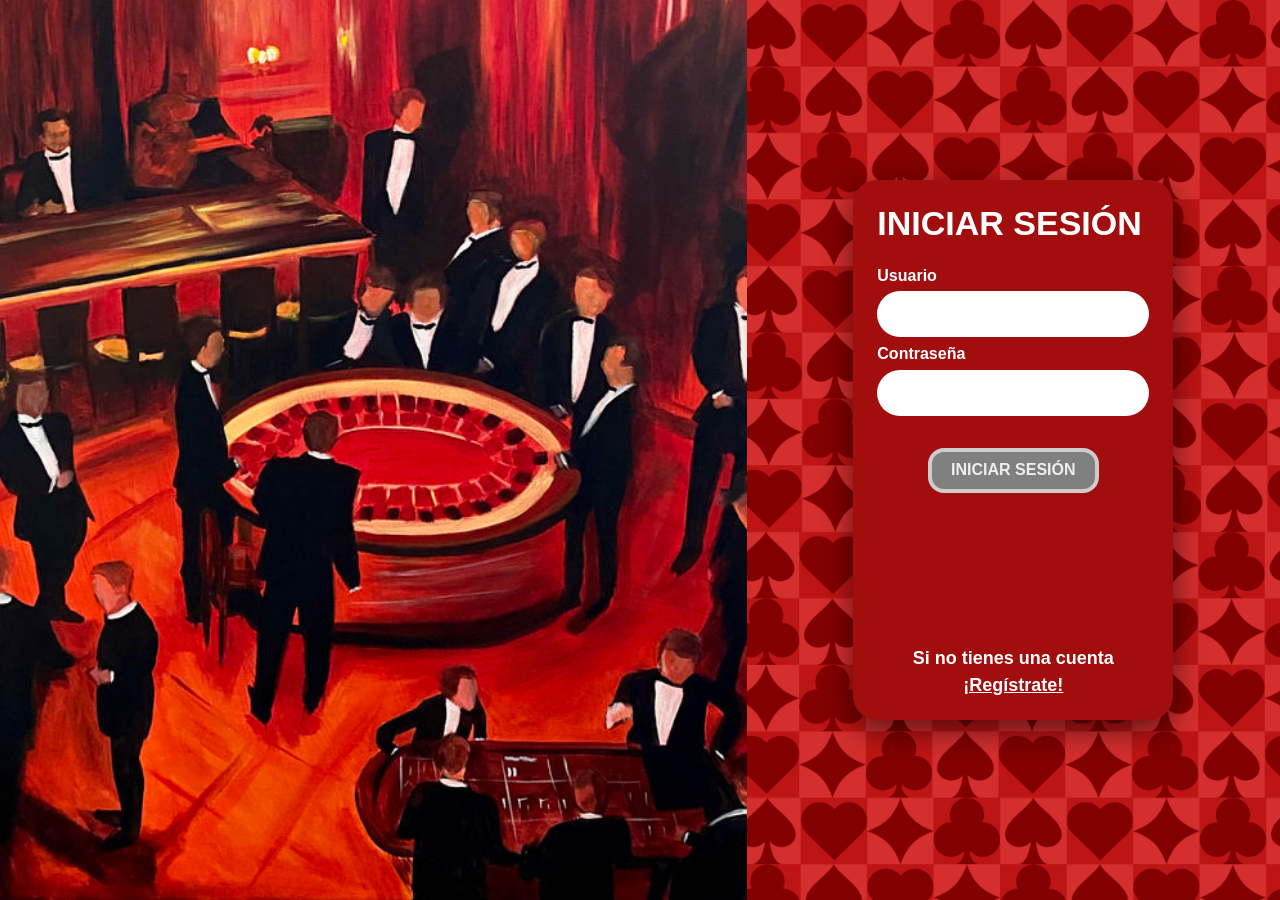
<file: frontend/index.html>
<!DOCTYPE html>
<html lang="es">
<head>
  <meta charset="UTF-8">
  <meta name="viewport" content="width=device-width, initial-scale=1">

  <title>Iniciar sesión</title>
  <link rel="stylesheet" href="styles/index.css">
</head>
<body>
  <main class="pagina">
 
    <!-- IMAGEN -->
    <section class="imagen">
      <img src="images/index-imagefr.png" alt="">
    </section>
 
    <!-- FORMULARIO -->
    <section class="panel">
      <form class="login" method="post" id="index-form">
        <h1>INICIAR SESIÓN</h1>
 
        <label for="usuario">Usuario</label>
        <input type="text" id="usuario" name="usuario" autocomplete="username" required>
 
        <label for="contrasena">Contraseña</label>
        <input type="password" id="contrasena" name="contrasena" autocomplete="current-password" required>
 
        <button type="submit" id="index-form-button" disabled>INICIAR SESIÓN</button>
 
        <div class="seccion-enlace">
          <p>Si no tienes una cuenta</p>
          <a href="register.html" class="enlace">¡Regístrate!</a>
        </div>
      </form>
    </section>
 
  </main>
  <script src="js/api.js"></script>
  <script src="js/index.js"></script>
</body>
</html>
</file>
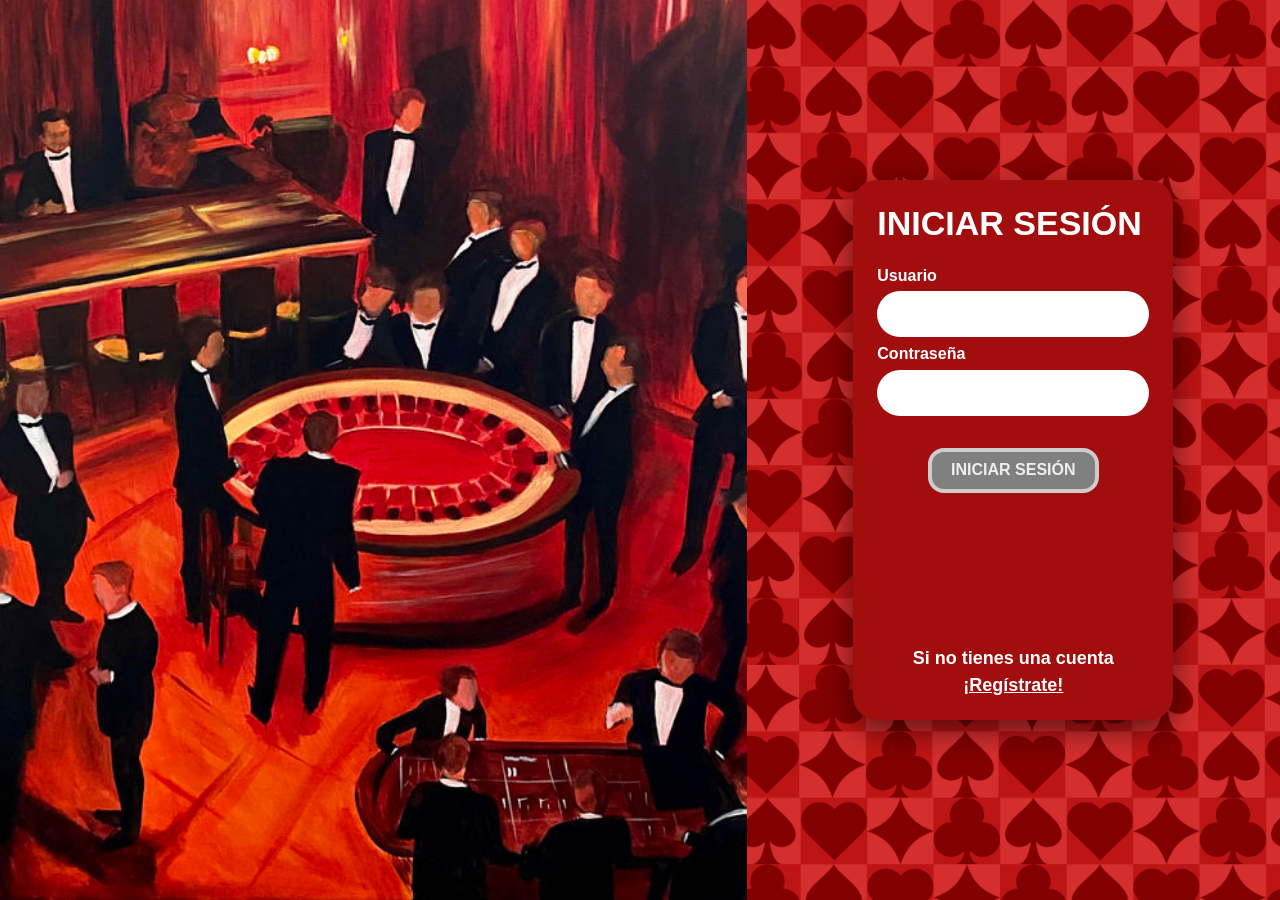
<file: frontend/config.html>
<!DOCTYPE html>
<html lang="es">
<head>
    <meta charset="UTF-8">
    <meta name="viewport" content="width=device-width, initial-scale=1.0">
    <title>CONFIGURACIÓN</title>
    <link rel="stylesheet" href="styles/style.css">
    <style>
        /* Título GENERAL en blanco */
        .general-section h1 {
            color: #ffffff;
            margin-bottom: 24px;
            letter-spacing: 1.5px;
        }

        /* Contenedor para alinear los botones */
        .general-actions {
            display: flex;
            flex-direction: column;
            gap: 16px;
            max-width: 280px;
        }

        /* Estilo base mejorado para ambos botones */
        #cerrar-sesion,
        #eliminar-cuenta {
            padding: 14px 22px;
            font-size: 14px;
            font-weight: 700;
            letter-spacing: 1px;
            border-radius: 8px;
            cursor: pointer;
            transition: all 0.25s ease;
            text-transform: uppercase;
            display: flex;
            align-items: center;
            justify-content: center;
            gap: 10px;
        }

        /* Botón Cerrar Sesión (neutro / secundario elegante) */
        #cerrar-sesion {
            background-color: rgba(255, 255, 255, 0.1);
            color: #ffffff;
            border: 1px solid rgba(255, 255, 255, 0.3);
        }

        #cerrar-sesion:hover {
            background-color: rgba(255, 255, 255, 0.22);
            border-color: #ffffff;
            transform: translateY(-2px);
        }

        /* Botón Eliminar Cuenta (peligro / destructivo) */
        #eliminar-cuenta.btn-peligro {
            background-color: #dc2626;
            color: #ffffff;
            border: 1px solid #ef4444;
            box-shadow: 0 4px 12px rgba(220, 38, 38, 0.3);
        }

        #eliminar-cuenta.btn-peligro:hover {
            background-color: #b91c1c;
            border-color: #f87171;
            box-shadow: 0 6px 16px rgba(220, 38, 38, 0.5);
            transform: translateY(-2px);
        }

        #cerrar-sesion:active,
        #eliminar-cuenta:active {
            transform: translateY(0);
        }
    </style>
</head>
<body>
    <div class="configuration-menu">
    
        <nav class="buttons-menu"> 
            <button type="button" class="user" data-seccion="user-section"> USUARIO </button>
            <button type="button" class="general" data-seccion="general-section"> GENERAL</button>
            <div class="menu-bottom">
               
                <a class="volver-atras" href="main.html"> VOLVER ATRAS </a>
            </div>
        </nav>

        <main class="menu-section"> 
        <!-- SECCIONES-->
            <section class="user-section" id="user-section">
                <!------------------------------------- CAJA ARRIBA ------------------------------------->
                <div class="config-box-up">
                    <!----------------- CAJA ▟ ----------------->
                    <div> 
                    <div class="data">
                            <h4> Usuario </h4>
                            <div class="data-info">
                                <h3> <span id="user"></span> </h3>
                                <button type="button" class="edit-button" data-campo="usuario" aria-label="Editar usuario" title="Editar usuario">✎</button>
                            </div>
                        </div>
                </div>
                    <!----------------- CAJA ▙ ----------------->
                    <div class="config-box-up-right">
                        <img class="profile-icon" src="images/profile-icon.png" alt="Foto de perfil">
                    </div>
                </div>
                <!------------------------------------- CAJA ABAJO  ------------------------------------->
                <div class="config-box-down">
                    <h2 class="data-title"> DATOS </h2>
                <!-- NOMBRE -->
                    <div class="data-row">
                        <div class="data">
                            <h4> Nombre </h4>
                            <div class="data-info">
                                <h3> <span id="name"></span> </h3>
                                <button type="button" class="edit-button" data-campo="nombre" aria-label="Editar nombre" title="Editar nombre">✎</button>
                            </div>
                        </div>

                    <div class="data">
                        <h4>Apellido</h4>
                        <div class="data-info">
                            <h3> <span id="lastname"></span></h3>
                            <button type="button" class="edit-button" data-campo="apellido" aria-label="Editar apellido" title="Editar apellido">✎</button>
                        </div>
                    </div>
                </div>
                <!-- CORREO -->
                <div class="data-row"> 
                    <div class="data">
                            <h4> Correo </h4>
                            <div class="data-info">
                                <h3> <span id="mail"></span> </h3>
                                <button type="button" class="edit-button" data-campo="correo" aria-label="Editar correo" title="Editar correo">✎</button>
                            </div>
                        </div>
                </div>
                <!-- CONTRASEÑA -->
                <div class="data-row"> 
                    <div class="data">
                            <h4> Contraseña </h4>
                            <div class="data-info">
                                <h3> <span id="password"></span> </h3>
                                <button type="button" class="edit-button" data-campo="contrasena" aria-label="Editar contraseña" title="Editar contraseña">✎</button>
                                <button type="button" class="viewpassword-button" aria-label="Mostrar contraseña" title="Mostrar u ocultar contraseña">👁</button>
                            </div>
                        </div>
                </div>
                <!-- NACIMIENTO -->
                 <div class="data-row"> 
                    <div class="data">
                            <h4> Fecha de nacimiento </h4>
                            <div class="data-info">
                                <h3> <span id="birthdate"></span> </h3>
                            </div>
                        </div>
                </div>

                </div>

            </section>

            <section class="general-section oculto" id="general-section"> 
                <h1> GENERAL </h1>
                <div class="general-actions">
                    <button type="button" id="cerrar-sesion">CERRAR SESIÓN</button>
                    <button type="button" id="eliminar-cuenta" class="btn-peligro">ELIMINAR CUENTA</button>
                </div>
            </section>
        </main>
    </div>
    <script src="js/api.js"></script>
    <script src="js/config.js"></script>
</body>
</html>
</file>
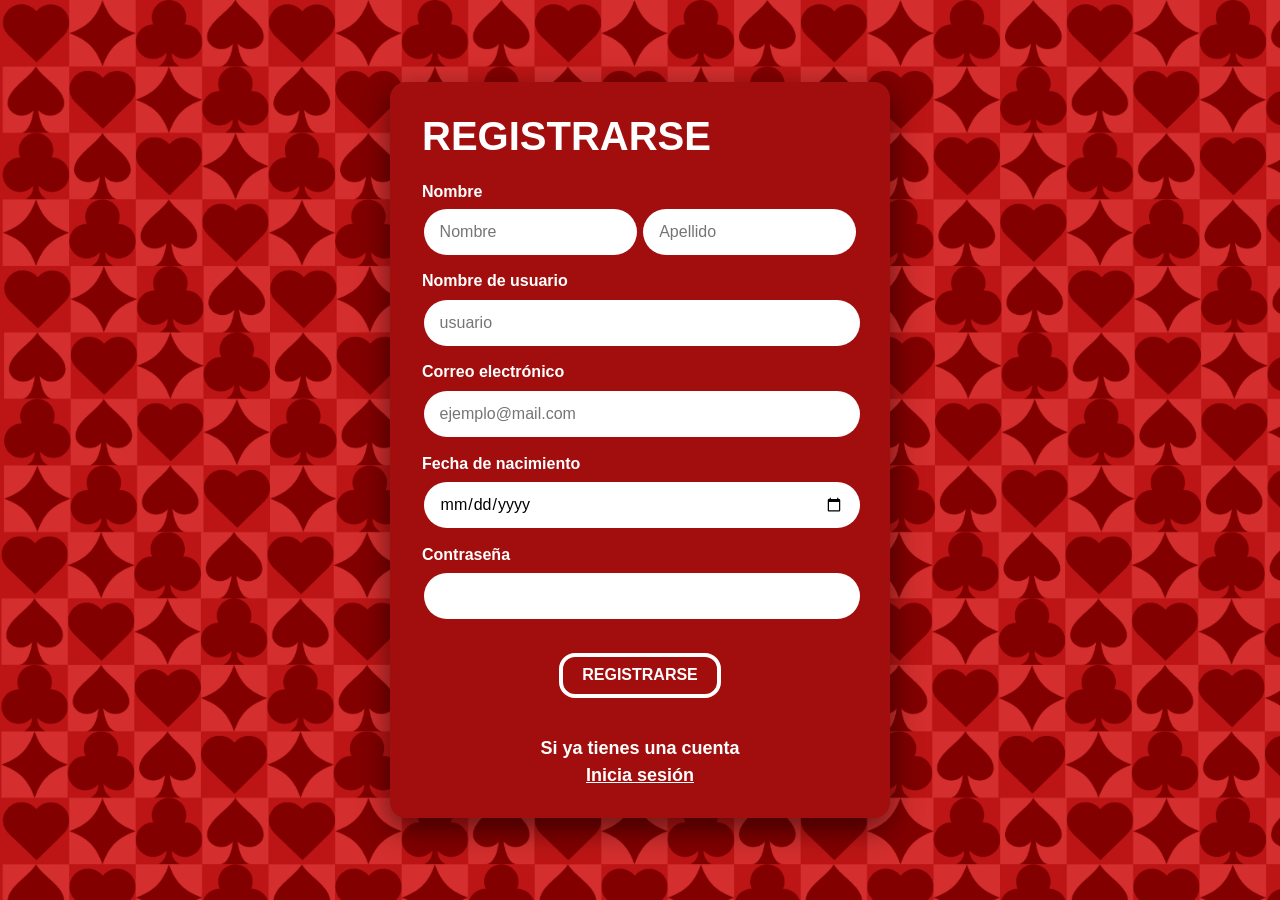
<file: frontend/register.html>
<!DOCTYPE html>
<html lang="es">
<head>
    <meta charset="UTF-8">
    <meta name="viewport" content="width=device-width, initial-scale=1.0">
    <link rel="stylesheet" href="styles/register.css">
    <title>REGISTRARSE</title>
</head>
<body>
    <main class="registro">
        <div class="pagina-registro"> 
            <form method="post" class="register" id="register-form"> 
                <h1> REGISTRARSE </h1>
                <fieldset>
                    <legend> Nombre </legend>
                    <input type="text" name="name" placeholder="Nombre" aria-label="Nombre" autocomplete="given-name" required id="name">
                    <input type="text" name="lastname" placeholder="Apellido" aria-label="Apellido" autocomplete="family-name" required id="lastname">
                </fieldset>
                <label for="username"> Nombre de usuario </label>
                <input type="text" name="username" placeholder="usuario" autocomplete="username" required id="username">
                <label for="mail"> Correo electrónico </label>
                <input type="email" name="mail" placeholder="ejemplo@mail.com" autocomplete="email" required id="mail">
                <label for="birthdate"> Fecha de nacimiento </label>
                <input type="date" name="birthdate" id="birthdate" autocomplete="bday" required>
                <label for="password"> Contraseña </label>
                <input type="password" name="password" autocomplete="new-password" minlength="4" required id="password">
                <button type="submit">REGISTRARSE</button>

                <div class="seccion-enlace">
                    <p>Si ya tienes una cuenta</p>
                    <a href="index.html" class="enlace">Inicia sesión</a>
                </div>
            </form>


        </div>
    </main>
    <script src="js/api.js"></script>
    <script src="js/register.js"></script>
</body>
</html>
</file>
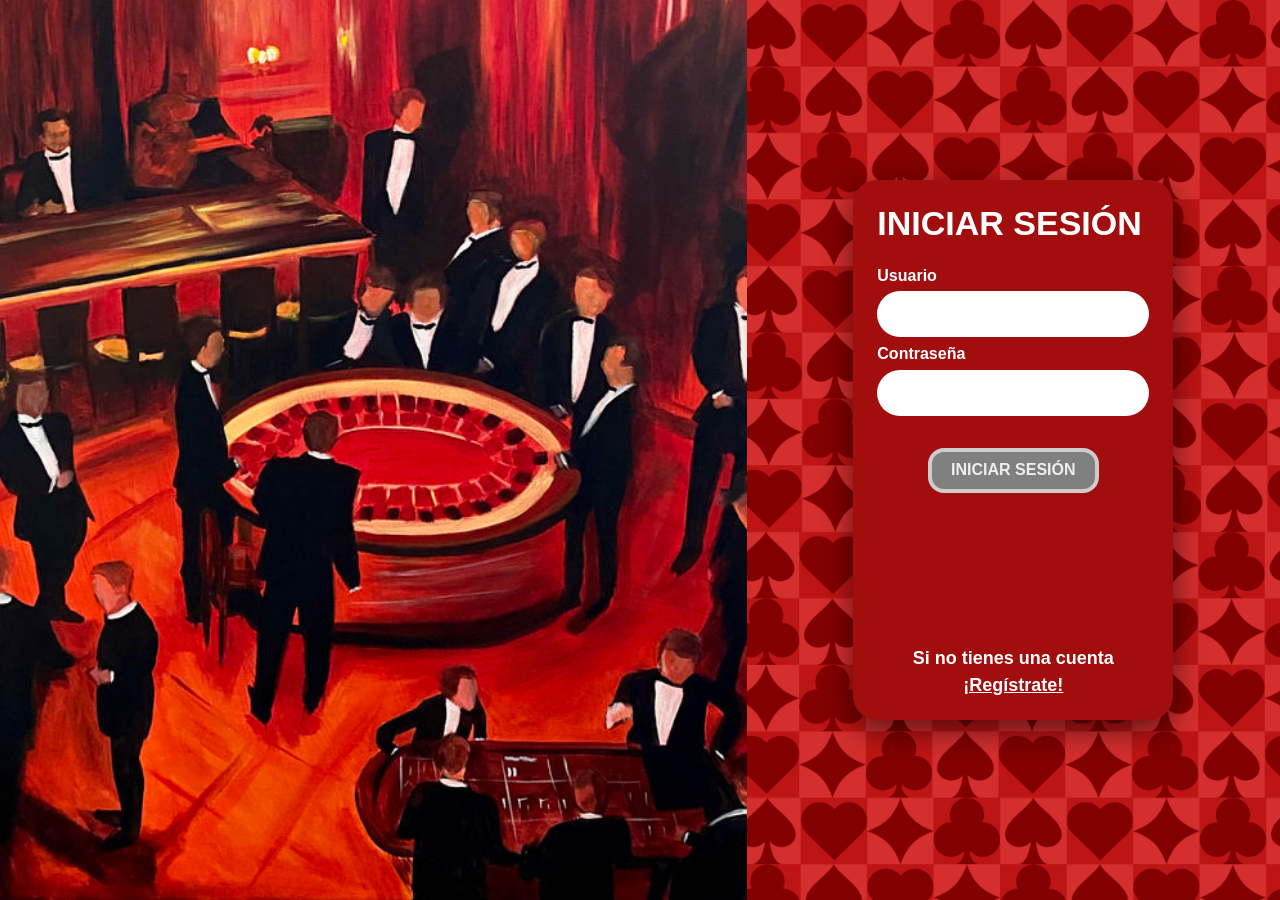
<file: frontend/tokens.html>
<!DOCTYPE html>
<html lang="es">
<head>
  <meta charset="UTF-8">
  <meta name="viewport" content="width=device-width, initial-scale=1.0">
  <title>Agregar dinero</title>
  <link rel="stylesheet" href="styles/tokens.css">
</head>
<body>
 
  <header class="barra">
    <a href="main.html" class="volver" aria-label="Volver">↩</a>
    <div class="monto-caja">
      <img class="icono-dolar" src="images/money-icon.png" alt="">
      <span id="monto">0</span>
    </div>
  </header>
 
  <main class="contenido">
 
    <aside class="historial">
      <h1>HISTORIAL</h1>
      <ul id="lista-historial"></ul>
    </aside>
 
    <section class="fichas" aria-label="Agregar dinero">
      <div class="tarjeta">
        <img class="ficha" src="images/token-icon.png" alt="">
        <p>10</p>
        <button type="button" data-monto="10" aria-label="Agregar 10">+</button>
      </div>
      <div class="tarjeta">
        <img class="ficha" src="images/token-icon.png" alt="">
        <p>50</p>
        <button type="button" data-monto="50" aria-label="Agregar 50">+</button>
      </div>
      <div class="tarjeta">
        <img class="ficha" src="images/token-icon.png" alt="">
        <p>100</p>
        <button type="button" data-monto="100" aria-label="Agregar 100">+</button>
      </div>
      <div class="tarjeta">
        <img class="ficha" src="images/token-icon.png" alt="">
        <p>250</p>
        <button type="button" data-monto="250" aria-label="Agregar 250">+</button>
      </div>
      <div class="tarjeta">
        <img class="ficha" src="images/token-icon.png" alt="">
        <p>1000</p>
        <button type="button" data-monto="1000" aria-label="Agregar 1000">+</button>
      </div>
      <div class="tarjeta">
        <img class="ficha" src="images/token-icon.png" alt="">
        <p>2000</p>
        <button type="button" data-monto="2000" aria-label="Agregar 2000">+</button>
      </div>
    </section>
 
  </main>
 <script src="js/api.js"></script>
  <script src="js/tokens.js"></script>
</body>
</html>
</file>
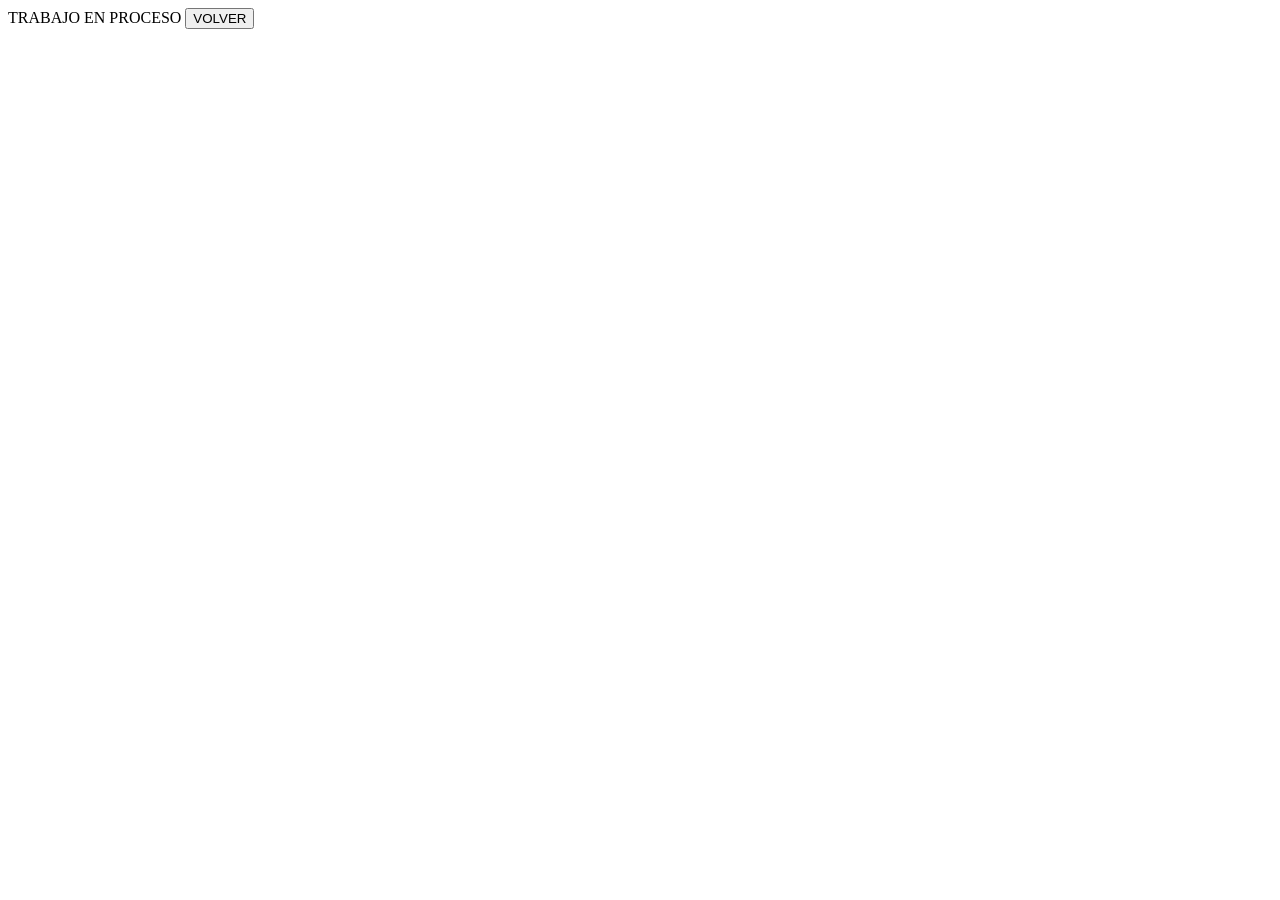
<file: frontend/workinprogress.html>
<!DOCTYPE html>
<html lang="es">
    <head>

    </head>
    <body>
        <div class="left">

        </div>
        <div class="center">
            <a> TRABAJO EN PROCESO </a>
            <button class="backtomain" onclick="window.location.href='main.html'"> VOLVER </button>
        </div>
        <div class="right">
            
        </div>
    </body>
</html>
</file>
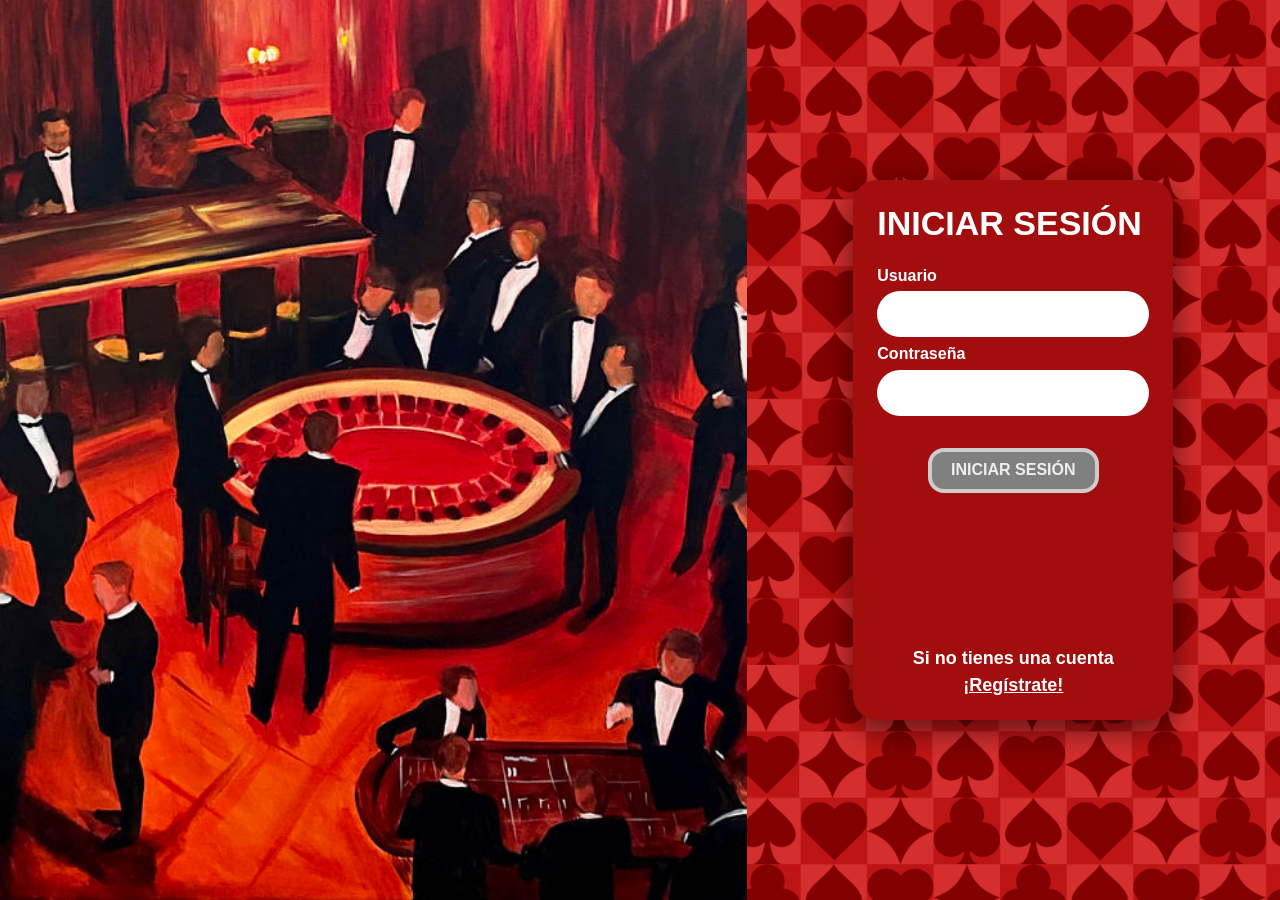
<file: frontend/images/frontend/config.html>
<!DOCTYPE html>
<html lang="es">
<head>
    <meta charset="UTF-8">
    <meta name="viewport" content="width=device-width, initial-scale=1.0">
    <title>CONFIGURACIÓN</title>
    <link rel="stylesheet" href="styles/style.css">
</head>
<body>
    <div class="configuration-menu">
    
        <nav class="buttons-menu"> 
            <button type="button" class="user" data-seccion="user-section"> USUARIO </button>
            <button type="button" class="general" data-seccion="general-section"> GENERAL</button>
            <a class="logout" href="main.html"> VOLVER ATRAS </a>
        </nav>

        <main class="menu-section"> 
        <!-- SECCIONES-->
            <section class="user-section" id="user-section">
                <!------------------------------------- CAJA ARRIBA ------------------------------------->
                <div class="config-box-up">
                    <!----------------- CAJA ▟ ----------------->
                    <div> 
                    <div class="data">
                            <h4> Usuario </h4>
                            <div class="data-info">
                                <h3> <span id="user"></span> </h3>
                                <button type="button" class="edit-button"> ✎ </button>
                            </div>
                        </div>
                </div>
                    <!----------------- CAJA ▙ ----------------->
                    <div class="config-box-up-right">
                        <img class="profile-icon" src="images/profile-icon.png" alt="Foto de perfil">
                    </div>
                </div>
                <!------------------------------------- CAJA ABAJO  ------------------------------------->
                <div class="config-box-down">
                    <h2 class="data-title"> DATOS </h2>
                <!-- NOMBRE -->
                    <div class="data-row">
                        <div class="data">
                            <h4> Nombre </h4>
                            <div class="data-info">
                                <h3> <span id="name"></span> </h3>
                                <button type="button" class="edit-button"> ✎ </button>
                            </div>
                        </div>

                    <div class="data">
                        <h4>Apellido</h4>
                        <div class="data-info">
                            <h3> <span id="lastname"></span></h3>
                            <button type="button" class="edit-button"> ✎ </button>
                        </div>
                    </div>
                </div>
                <!-- CORREO -->
                <div class="data-row"> 
                    <div class="data">
                            <h4> Correo </h4>
                            <div class="data-info">
                                <h3> <span id="mail"></span> </h3>
                                <button type="button" class="edit-button"> ✎ </button>
                            </div>
                        </div>
                </div>
                <!-- CONTRASEÑA -->
                <div class="data-row"> 
                    <div class="data">
                            <h4> Contraseña </h4>
                            <div class="data-info">
                                <h3> <span id="password"></span> </h3>
                                <button type="button" class="edit-button"> ✎ </button>
                                <button type="button" class="viewpassword-button"> 👁 </button>
                            </div>
                        </div>
                </div>
                <!-- NACIMIENTO -->
                 <div class="data-row"> 
                    <div class="data">
                            <h4> Fecha de nacimiento </h4>
                            <div class="data-info">
                                <h3> <span id="birthdate"></span> </h3>
                            </div>
                        </div>
                </div>




                </div>

            </section>

            <section class="general-section oculto" id="general-section"> 
                <h1> GENERAL </h1>
            </section>
        </main>
    </div>
<script src="js/api.js"></script>
    <script src="js/config.js"></script>
</body>
</html>
</file>
<file: frontend/styles/index.css>
/*------------------------ VARIABLES -------------------------*/
:root {
  --bp: #FFDEDE;
  --ro: #820000;   /* rojo oscuro */
  --r: #a20e0e;    /* rojo */
  --rs: #FF8B8B;   /* rosa */
  --blanco: #fff;
}

/*------------------------ RESET Y BODY ----------------------*/
*, *::before, *::after {
  box-sizing: border-box;
  margin: 0;
  padding: 0;
}

body {
  font-family: sans-serif;
  color: var(--ro);
  background-color: var(--ro); /* respaldo si la imagen no carga */
  background-image: url("../images/backgroundcasinoff.png");
  background-size: cover;
  background-attachment: fixed;
}

/*------------------------ INDEX -----------------------------*/
.pagina {
  display: grid;
  grid-template-columns: 1.4fr 1fr;
  min-height: 100vh;
}

.imagen {
  background: white;
}

.imagen img {
  width: 100%;
  height: 100%;
  object-fit: cover;
  display: block;
}

.panel {
  display: flex;
  align-items: center;
  justify-content: center;
  padding: 32px;
}

.login {
  width: 100%;
  max-width: 320px;
  min-height: 540px;
  display: flex;
  flex-direction: column;
  padding: 24px;
  background-color: var(--r);
  color: var(--blanco);
  border-radius: 24px;
  box-shadow: 0 10px 30px rgba(0, 0, 0, 0.55);
}

.login h1 {
  font-size: 34px;
  font-weight: 700;
  margin-bottom: 16px;
}

.login label {
  font-weight: 700;
  margin-top: 8px;
}

.login input {
  width: 100%;
  height: 46px;
  margin-top: 0.4rem;
  padding: 0 1rem;
  border: 0;
  border-radius: 999px;
  background: white;
  color: #000;
  font: inherit;
}

.login input:focus-visible,
.login button:focus-visible,
.enlace:focus-visible {
  outline: 3px solid var(--rs);
  outline-offset: 2px;
}

.login button {
  align-self: center;
  margin-top: 2rem;
  padding: 0.6rem 1.2rem;
  font: inherit;
  font-weight: 700;
  color: var(--blanco);
  background: transparent;
  border: 4px solid var(--blanco);
  border-radius: 16px;
  cursor: pointer;
}

.login button:hover:not(:disabled) {
  background: var(--rs);
  color: var(--ro);
  border-color: var(--rs);
}

.login button:disabled {
  cursor: not-allowed;
  background-color: gray;
  color: #eee;
  border-color: #ccc;
}

.seccion-enlace {
  margin-top: auto;
  padding-top: 32px;
  text-align: center;
  font-size: 18px;
  font-weight: 700;
  color: var(--blanco);
}

.enlace {
  display: block;
  margin-top: 0.4rem;
  color: var(--blanco);
  text-decoration: underline;
}

/* ---------- VISTA TELEFONO ---------- */
@media (max-width: 768px) {
  .pagina { display: block; }
  .imagen { display: none; }

  .panel {
    padding: 0;
    align-items: stretch;
  }

  .login {
    max-width: none;
    min-height: 90vh;
    min-height: 90dvh;
    padding: 2rem 2rem 1.5rem;
    border-radius: 0 0 24px 24px;
  }

  .login h1 { font-size: clamp(2rem, 9vw, 2.75rem); margin-bottom: 1.5rem; }
  .login label { font-size: 1.5rem; margin-top: 1rem; }
  .login input { height: 60px; }

  .login button {
    width: 80%;
    font-size: 0.9rem;
    border-width: 3px;
    border-radius: 12px;
    padding: 1.1rem;
  }

  .enlace { font-size: 2rem; }
}
</file>
<file: frontend/styles/style.css>
/*------------------------ BASE -----------------------------*/
/*-----------------------------------------------------------*/

:root {
  --BP: #FFDEDE;   /* BACKGROUND PANEL COLOR */
  --rojo: #820000; /* CORREGIDO IA: variable nueva para el rojo principal */
  --rosa: #FF8B8B; /* CORREGIDO IA: variable nueva para hover y enlaces */
}

/* CORREGIDO IA: el reset estaba repetido 3 veces (inicio, configuración y tokens); ahora hay uno solo */
*, *::before, *::after {
  box-sizing: border-box;
  margin: 0;
  padding: 0;
}

body {
  font-family: sans-serif;
  color: var(--rojo);
  background-color: var(--rojo); /* respaldo si la imagen no carga */
  background-image: url("../images/backgroundcasinoff.png");
  /* CORREGIDO IA: sin esto la imagen se repetía en mosaico */
  background-size: cover;
  background-attachment: fixed;
}

/*-------------------- CONFIGURATION -------------------------*/
/*-----------------------------------------------------------*/

/* CORREGIDO IA: se quitaron border-right y border-radius sin unidad (no hacían nada) */
.configuration-menu {
  display: flex;
  min-height: 100vh;
}

/* CORREGIDO IA: border-color sin border no se veía; ahora hay un borde real */
.buttons-menu {
  border-radius: 15px;
  border-right: 2px solid var(--BP);
  display: flex;
  flex-direction: column;
  flex: 0 0 200px;
  position: sticky;
  top: 0;
  height: 100vh;
  background-color: var(--rojo);
  overflow-y: auto; /* por si la pantalla es baja y no caben todos los botones */
}

/* CORREGIDO IA: .menu-section estaba definido 3 veces y quedó background-color: aqua de una prueba */
.menu-section {
  flex: 1;
  background-image: url("../images/backgroundcasinoff.png");
  background-size: cover;
  background-position: center;
}

.buttons-menu button {
  border-radius: 0;
  border: 0;
  width: 200px;
  height: 50px;
  min-height: 30px;
  background-color: var(--rojo);
  color: azure;
  font-family: sans-serif;
  font-weight: bold;
  font-size: 20px;
  cursor: pointer;
}

.buttons-menu button:hover { background-color: var(--rosa); }

/* Grupo inferior del menú: cerrar sesión, eliminar cuenta y volver */
.menu-bottom {
  margin-top: auto;
  display: flex;
  flex-direction: column;
}

.buttons-menu .btn-peligro {
  background-color: #b00020;
  color: white;
}

.buttons-menu .btn-peligro:hover { background-color: #ff3b3b; }

.volver-atras {
  color: aliceblue;
  font-weight: bold;
  padding: 1rem;
  text-align: center;
}

/*-------------------- SECCION USUARIO -------------------------*/
/* Recuerda borrar <section class="section"></section> del HTML (la regla .section ya no existe) */

.user-section,
.general-section {
  background-color: #1f1f1f7a;
  border-radius: 50px;
  padding: 2rem 3rem;
  /* CORREGIDO IA: antes calc(100vh - 2rem) + margin de 2rem arriba y abajo = scroll de más */
  min-height: calc(100vh - 4rem);
  margin: 2rem;
}

/*CAJA ARRIBA*/

.config-box-up {
  display: flex;
  justify-content: space-between;
  align-items: center;
  padding-bottom: 1.5rem;
  border-bottom: 2px solid #ffffff40;
}

.profile-icon {
  width: 200px;
  height: 200px;
  object-fit: cover;
  border-radius: 50%;
}

/*CAJA ABAJO*/

.data-title {
  color: white;
  font-family: sans-serif;
  margin: 1rem 0 0;
  padding-bottom: .75rem;
  border-bottom: 1px solid #ffffff40;
}

.data-row {
  display: flex;
  gap: 5rem;
  padding: 1rem 0;
  border-bottom: 1px solid #ffffff40;
}

.config-box-down h4,
.config-box-up h4 {
  color: rgb(161, 161, 161);
  font-family: sans-serif;
  margin: 0 0 .25rem;
}

.data-info {
  display: flex;
  align-items: center;
  gap: .75rem;
}

.data-info h3 {
  color: white;
  font-size: 30px;
  font-family: sans-serif;
  margin: 0;
}

/* CORREGIDO IA: .edit-button y .viewpassword-button eran idénticos; se unieron */
.edit-button,
.viewpassword-button {
  width: 36px;
  height: 36px;
  border: 0;
  border-radius: 10px;
  background-color: var(--rojo);
  color: white;
  cursor: pointer;
}

.edit-button:hover,
.viewpassword-button:hover { background-color: var(--rosa); }

.edit-button:disabled { opacity: .5; cursor: wait; }

/* Campo que aparece al editar un dato */
.edit-input {
  width: min(100%, 320px);
  height: 44px;
  padding: 0 1rem;
  border: 0;
  border-radius: 999px;
  background: white;
  color: #000;
  font: inherit;
  font-size: 20px;
}

.edit-input:focus-visible {
  outline: 3px solid var(--rosa);
  outline-offset: 2px;
}


/*---------------------- UTILIDADES -------------------------*/

/* Va al final a propósito: con igual especificidad, la regla que viene después gana,
   así que .oculto siempre vence a cualquier display definido arriba */
.oculto {
  display: none;
}
</file>
<file: frontend/styles/register.css>
/*------------------------ VARIABLES -------------------------*/
:root {
  --bp: #FFDEDE;
  --ro: #820000;   /* rojo oscuro */
  --r: #a20e0e;    /* rojo */
  --rs: #FF8B8B;   /* rosa */
  --blanco: #fff;
}

/*------------------------ RESET Y BODY ----------------------*/
*, *::before, *::after {
  box-sizing: border-box;
  margin: 0;
  padding: 0;
}

body {
  font-family: sans-serif;
  color: var(--ro);
  background-color: var(--ro); /* respaldo si la imagen no carga */
  background-image: url("../images/backgroundcasinoff.png");
  background-size: cover;
  background-attachment: fixed;
}

/*---------------------- REGISTER ---------------------------*/
.registro {
  display: flex;
  justify-content: center;
  align-items: center;
  min-height: 100vh;
  padding: 1rem;
}

.pagina-registro {
  width: 100%;
  max-width: 500px;
  min-height: 500px;
  padding: 2rem;
  background-color: var(--r);
  color: var(--blanco);
  border-radius: 1rem;
  box-shadow: 0 10px 30px rgba(0, 0, 0, 0.55);
}

.register {
  display: flex;
  flex-direction: column;
  gap: 0.5rem;
}

.register h1 {
  font-size: 40px;
  font-weight: 700;
  margin-bottom: 16px;
}

.register fieldset {
  display: flex;
  flex-direction: row;
  gap: 0.2rem;
  min-width: 0;
  border: 0;
  padding: 0;
}

.register legend,
.register label {
  font-weight: 700;
  margin-top: 0.5rem;
}

.register legend {
  padding: 0;
  margin-bottom: 0.4rem;
}

.register input {
  width: 100%;
  height: 46px;
  margin: 0.1rem;
  padding: 0 1rem;
  border: 0;
  border-radius: 999px;
  background: white;
  color: #000;
  font: inherit;
}

.register input:focus-visible,
.register button:focus-visible,
.enlace:focus-visible {
  outline: 3px solid var(--rs);
  outline-offset: 2px;
}

.register button {
  align-self: center;
  margin-top: 1.5rem;
  padding: 0.6rem 1.2rem;
  font: inherit;
  font-weight: 700;
  color: var(--blanco);
  background: transparent;
  border: 4px solid var(--blanco);
  border-radius: 16px;
  cursor: pointer;
}

.register button:hover {
  background: var(--rs);
  color: var(--ro);
  border-color: var(--rs);
}

/* Enlace "Inicia sesión" (compartido con index) */
.seccion-enlace {
  margin-top: auto;
  padding-top: 32px;
  text-align: center;
  font-size: 18px;
  font-weight: 700;
  color: var(--blanco);
}

.enlace {
  display: block;
  margin-top: 0.4rem;
  color: var(--blanco);
  text-decoration: underline;
}

/* ---------- PANTALLAS CHICAS ---------- */
@media (max-width: 480px) {
  .register fieldset { flex-direction: column; }
}
</file>
<file: frontend/styles/tokens.css>
:root {
  --rojo: #a30d0d;
  --rojo-oscuro: #820000;
  --fondo: #5c0a0a;
  --blanco: #ffffff;
}

* { box-sizing: border-box; margin: 0; padding: 0; }

body {
  min-height: 100vh;
  font-family: "Open Sans", sans-serif;
  color: var(--blanco);
  background-color: var(--fondo);
}

/* ---------- Barra superior ---------- */
.barra {
  display: flex;
  justify-content: space-between;
  align-items: center;
  padding: 0.6rem 1rem;
  background: var(--rojo);
}

.volver {
  display: grid;
  place-items: center;
  width: 3rem;
  height: 3rem;
  border-radius: 50%;
  background: var(--blanco);
  color: var(--rojo-oscuro);
  font-size: 1.6rem;
  font-weight: 700;
  text-decoration: none;
}

.monto-caja {
  display: flex;
  align-items: center;
  gap: 0.8rem;
  min-width: 16rem;
  padding: 0.3rem 1.5rem 0.3rem 0.5rem;
  border-radius: 999px;
  background: var(--rojo-oscuro);
  font-size: 1.6rem;
  font-weight: 700;
}

.icono-dolar {
  width: 2.4rem;
  height: 2.4rem;
  flex-shrink: 0;
  object-fit: contain;
}

/* ---------- Contenido ---------- */
.contenido {
  display: grid;
  grid-template-columns: 300px 1fr;
  gap: 1rem;
  padding: 1rem;
  height: calc(100vh - 4.2rem);
}

.historial {
  display: flex;
  flex-direction: column;
  padding: 1rem;
  border-radius: 24px;
  background: rgba(0, 0, 0, 0.6);
  overflow: hidden;
}

.historial h1 {
  margin-bottom: 1rem;
  text-align: center;
  font-size: 1.1rem;
}

#lista-historial {
  flex: 1;
  overflow-y: auto;
  list-style: none;
  font-size: 1.6rem;
  font-weight: 700;
}

#lista-historial li {
  display: flex;
  align-items: center;
  gap: 0.6rem;
  margin-bottom: 0.7rem;
}

#lista-historial .icono-dolar {
  width: 2rem;
  height: 2rem;
}

.fichas {
  display: grid;
  grid-template-columns: repeat(3, 1fr);
  grid-auto-rows: 1fr;
  gap: 1rem;
}

.tarjeta {
  display: flex;
  flex-direction: column;
  align-items: center;
  justify-content: space-between;
  padding: 0.8rem;
  border-radius: 20px;
  background: var(--rojo);
}

.ficha {
  width: 70%;
  max-height: 60%;
  object-fit: contain;
}

.tarjeta p {
  font-size: 2rem;
  font-weight: 700;
}

.tarjeta button {
  width: 100%;
  padding: 0.2rem 0;
  border: 0;
  border-radius: 999px;
  background: var(--blanco);
  color: var(--rojo-oscuro);
  font: inherit;
  font-size: 2rem;
  font-weight: 700;
  cursor: pointer;
}

.tarjeta button:hover { background: #ffd2d2; }

/* ---------- Teléfono ---------- */
@media (max-width: 768px) {
  .contenido {
    grid-template-columns: 1fr;
    height: auto;
  }

  .historial { max-height: 220px; }

  .fichas { grid-template-columns: repeat(2, 1fr); }

  .tarjeta { min-height: 200px; }

  .monto-caja { min-width: 0; font-size: 1.3rem; }
}
</file>
<file: frontend/images/frontend/styles/style.css>
/*------------------------ BASE -----------------------------*/
/*-----------------------------------------------------------*/

:root {
  --BP: #FFDEDE;   /* BACKGROUND PANEL COLOR */
  --rojo: #820000; /* CORREGIDO IA: variable nueva para el rojo principal */
  --rosa: #FF8B8B; /* CORREGIDO IA: variable nueva para hover y enlaces */
}

/* CORREGIDO IA: el reset estaba repetido 3 veces (inicio, configuración y tokens); ahora hay uno solo */
*, *::before, *::after {
  box-sizing: border-box;
  margin: 0;
  padding: 0;
}

body {
  font-family: sans-serif;
  color: var(--rojo);
  background-color: var(--rojo); /* respaldo si la imagen no carga */
  background-image: url("../images/backgroundcasinoff.png");
  /* CORREGIDO IA: sin esto la imagen se repetía en mosaico */
  background-size: cover;
  background-attachment: fixed;
}

/*-------------------- CONFIGURATION -------------------------*/
/*-----------------------------------------------------------*/

/* CORREGIDO IA: se quitaron border-right y border-radius sin unidad (no hacían nada) */
.configuration-menu {
  display: flex;
  min-height: 100vh;
}

/* CORREGIDO IA: border-color sin border no se veía; ahora hay un borde real */
.buttons-menu {
  border-radius: 15px;
  border-right: 2px solid var(--BP);
  display: flex;
  flex-direction: column;
  flex: 0 0 200px;
  position: sticky;
  top: 0;
  height: 100vh;
  background-color: var(--rojo);
}

/* CORREGIDO IA: .menu-section estaba definido 3 veces y quedó background-color: aqua de una prueba */
.menu-section {
  flex: 1;
  background-image: url("../images/backgroundcasinoff.png");
  background-size: cover;
  background-position: center;
}

.buttons-menu button {
  border-radius: 0;
  border: 0;
  width: 200px;
  height: 50px;
  min-height: 30px;
  background-color: var(--rojo);
  color: azure;
  font-family: sans-serif;
  font-weight: bold;
  font-size: 20px;
  cursor: pointer;
}

.buttons-menu button:hover { background-color: var(--rosa); }

.logout {
  margin-top: auto;
  color: aliceblue;
  font-weight: bold;
  padding: 1rem;
  text-align: center;
}

/*-------------------- SECCION USUARIO -------------------------*/
/* Recuerda borrar <section class="section"></section> del HTML (la regla .section ya no existe) */

.user-section,
.general-section {
  background-color: #1f1f1f7a;
  border-radius: 50px;
  padding: 2rem 3rem;
  /* CORREGIDO IA: antes calc(100vh - 2rem) + margin de 2rem arriba y abajo = scroll de más */
  min-height: calc(100vh - 4rem);
  margin: 2rem;
}

/*CAJA ARRIBA*/

.config-box-up {
  display: flex;
  justify-content: space-between;
  align-items: center;
  padding-bottom: 1.5rem;
  border-bottom: 2px solid #ffffff40;
}

.profile-icon {
  width: 200px;
  height: 200px;
  object-fit: cover;
  border-radius: 50%;
}

/*CAJA ABAJO*/

.data-title {
  color: white;
  font-family: sans-serif;
  margin: 1rem 0 0;
  padding-bottom: .75rem;
  border-bottom: 1px solid #ffffff40;
}

.data-row {
  display: flex;
  gap: 5rem;
  padding: 1rem 0;
  border-bottom: 1px solid #ffffff40;
}

.config-box-down h4,
.config-box-up h4 {
  color: rgb(161, 161, 161);
  font-family: sans-serif;
  margin: 0 0 .25rem;
}

.data-info {
  display: flex;
  align-items: center;
  gap: .75rem;
}

.data-info h3 {
  color: white;
  font-size: 30px;
  font-family: sans-serif;
  margin: 0;
}

/* CORREGIDO IA: .edit-button y .viewpassword-button eran idénticos; se unieron */
.edit-button,
.viewpassword-button {
  width: 36px;
  height: 36px;
  border: 0;
  border-radius: 10px;
  background-color: var(--rojo);
  color: white;
  cursor: pointer;
}

.edit-button:hover,
.viewpassword-button:hover { background-color: var(--rosa); }


/*---------------------- UTILIDADES -------------------------*/

/* Va al final a propósito: con igual especificidad, la regla que viene después gana,
   así que .oculto siempre vence a cualquier display definido arriba */
.oculto {
  display: none;
}
</file>
